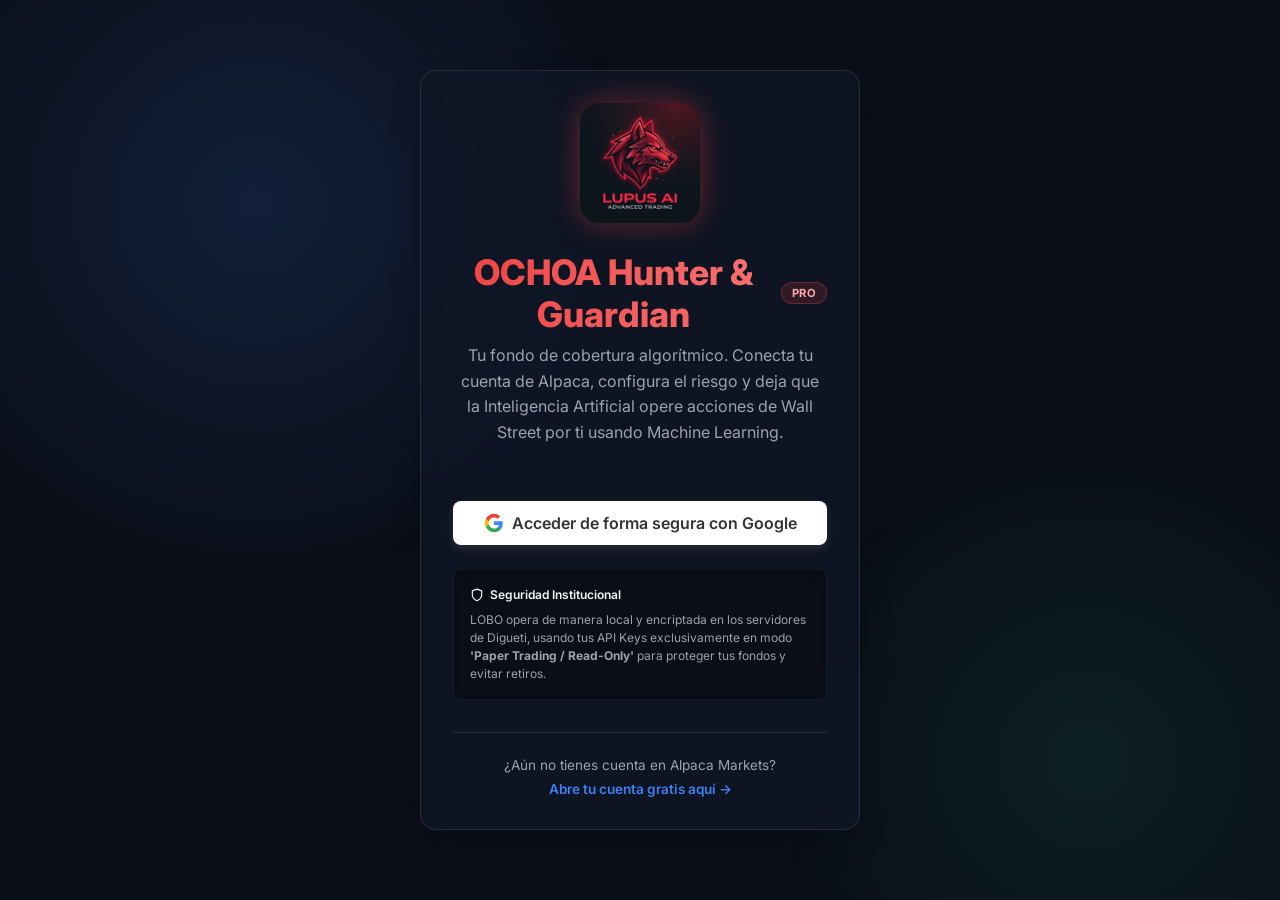
<file: login.html>
<!DOCTYPE html>
<html lang="es">
<head>
    <meta charset="UTF-8">
    <meta name="viewport" content="width=device-width, initial-scale=1.0">
    <title>OCHOA Hunter & Guardian | Options Autopilot</title>
    <link rel="icon" type="image/png" href="/static/favicon.png">
    <link rel="stylesheet" href="/static/style.css">
    <link href="https://fonts.googleapis.com/css2?family=Inter:wght@400;500;600;700;800&display=swap" rel="stylesheet">
</head>
<body>
    <div class="bg-glow"></div>
    <div class="bg-glow-2"></div>
    
    <div class="login-container animate-fade-in">
        <div class="card login-card">
            <div class="login-icon">
                <img src="/static/favicon.png" alt="Lobo Logo" style="width: 120px; height: 120px; border-radius: 20px; box-shadow: 0 0 30px rgba(239, 68, 68, 0.4);">
            </div>
            
            <div style="display: flex; align-items: center; justify-content: center; gap: 0.5rem; margin-bottom: 0.5rem;">
                <h1 class="login-title brand-text" style="margin: 0; font-size: 2.2rem;">OCHOA Hunter & Guardian</h1>
                <span class="badge">PRO</span>
            </div>
            
            <p class="login-desc" style="color: var(--text-muted); line-height: 1.6; margin-bottom: 2rem;">
                Tu fondo de cobertura algorítmico. Conecta tu cuenta de Alpaca, configura el riesgo y deja que la Inteligencia Artificial opere acciones de Wall Street por ti usando Machine Learning.
            </p>
            
            <a href="/login" class="btn btn-google">
                <svg width="20" height="20" viewBox="0 0 24 24" xmlns="http://www.w3.org/2000/svg">
                    <path d="M22.56 12.25c0-.78-.07-1.53-.2-2.25H12v4.26h5.92c-.26 1.37-1.04 2.53-2.21 3.31v2.77h3.57c2.08-1.92 3.28-4.74 3.28-8.09z" fill="#4285F4"/>
                    <path d="M12 23c2.97 0 5.46-.98 7.28-2.66l-3.57-2.77c-.98.66-2.23 1.06-3.71 1.06-2.86 0-5.29-1.93-6.16-4.53H2.18v2.84C3.99 20.53 7.7 23 12 23z" fill="#34A853"/>
                    <path d="M5.84 14.09c-.22-.66-.35-1.36-.35-2.09s.13-1.43.35-2.09V7.07H2.18C1.43 8.55 1 10.22 1 12s.43 3.45 1.18 4.93l2.85-2.22.81-.62z" fill="#FBBC05"/>
                    <path d="M12 5.38c1.62 0 3.06.56 4.21 1.64l3.15-3.15C17.45 2.09 14.97 1 12 1 7.7 1 3.99 3.47 2.18 7.07l3.66 2.84c.87-2.6 3.3-4.53 6.16-4.53z" fill="#EA4335"/>
                </svg>
                Acceder de forma segura con Google
            </a>
            
            <div style="margin-top: 1.5rem; padding: 1rem; background: rgba(0,0,0,0.3); border-radius: 8px; border: 1px solid rgba(255,255,255,0.05); font-size: 0.75rem; color: var(--text-muted); text-align: left; line-height: 1.5; box-shadow: inset 0 2px 10px rgba(0,0,0,0.2);">
                <div style="font-weight: 600; color: var(--text-main); margin-bottom: 0.4rem; display: flex; align-items: center; gap: 0.4rem;">
                    <svg width="14" height="14" viewBox="0 0 24 24" fill="none" stroke="currentColor" stroke-width="2" stroke-linecap="round" stroke-linejoin="round"><path d="M12 22s8-4 8-10V5l-8-3-8 3v7c0 6 8 10 8 10z"></path></svg>
                    Seguridad Institucional
                </div>
                LOBO opera de manera local y encriptada en los servidores de Digueti, usando tus API Keys exclusivamente en modo <strong>'Paper Trading / Read-Only'</strong> para proteger tus fondos y evitar retiros.
            </div>
            
            <div style="margin-top: 2rem; padding-top: 1.5rem; border-top: 1px solid var(--border); font-size: 0.85rem; color: var(--text-muted);">
                ¿Aún no tienes cuenta en Alpaca Markets? <br>
                <a href="https://alpaca.markets/" target="_blank" style="color: var(--primary); text-decoration: none; font-weight: 600; display: inline-block; margin-top: 0.5rem; transition: color 0.2s ease;">
                    Abre tu cuenta gratis aquí &rarr;
                </a>
            </div>
        </div>
    </div>
</body>
</html>
</file>
<file: static/style.css>
:root {
    --bg-main: #0B0F19;
    --bg-card: rgba(17, 24, 39, 0.7);
    --primary: #3B82F6;
    --primary-hover: #2563EB;
    --accent: #10B981;
    --accent-hover: #059669;
    --text-main: #F3F4F6;
    --text-muted: #9CA3AF;
    --border: rgba(255, 255, 255, 0.1);
    --danger: #EF4444;
}

* {
    margin: 0;
    padding: 0;
    box-sizing: border-box;
    font-family: 'Inter', sans-serif;
}

body {
    background-color: var(--bg-main);
    color: var(--text-main);
    min-height: 100vh;
    overflow-x: hidden;
    position: relative;
}

/* Background Gradients */
.bg-glow {
    position: fixed;
    top: -20%;
    left: -10%;
    width: 60vw;
    height: 60vw;
    background: radial-gradient(circle, rgba(59, 130, 246, 0.15) 0%, transparent 70%);
    z-index: -1;
    pointer-events: none;
    animation: pulse 10s ease-in-out infinite alternate;
}

.bg-glow-2 {
    position: fixed;
    bottom: -20%;
    right: -10%;
    width: 50vw;
    height: 50vw;
    background: radial-gradient(circle, rgba(16, 185, 129, 0.1) 0%, transparent 70%);
    z-index: -1;
    pointer-events: none;
    animation: pulse 12s ease-in-out infinite alternate-reverse;
}

@keyframes pulse {
    0% { transform: scale(1); opacity: 0.8; }
    100% { transform: scale(1.1); opacity: 1; }
}

/* UI Elements */
.container {
    max-width: 1500px;
    margin: 0 auto;
    padding: 2rem;
}

.card {
    background: var(--bg-card);
    backdrop-filter: blur(12px);
    -webkit-backdrop-filter: blur(12px);
    border: 1px solid var(--border);
    border-radius: 16px;
    padding: 2rem;
    box-shadow: 0 10px 30px rgba(0, 0, 0, 0.2);
    transition: transform 0.3s ease, border-color 0.3s ease, box-shadow 0.3s ease;
}

.card:hover {
    transform: translateY(-2px);
    border-color: rgba(255, 255, 255, 0.2);
    box-shadow: 0 15px 35px rgba(0, 0, 0, 0.3);
}

.btn {
    display: inline-flex;
    align-items: center;
    justify-content: center;
    gap: 0.5rem;
    padding: 0.75rem 1.5rem;
    border-radius: 8px;
    font-weight: 600;
    cursor: pointer;
    transition: all 0.2s ease;
    border: none;
    text-decoration: none;
}

.btn-primary {
    background: var(--primary);
    color: white;
    box-shadow: 0 4px 14px rgba(59, 130, 246, 0.4);
}

.btn-primary:hover {
    background: var(--primary-hover);
    box-shadow: 0 6px 20px rgba(59, 130, 246, 0.6);
    transform: translateY(-1px);
}

.btn-google {
    background: white;
    color: #333;
    width: 100%;
    margin-top: 1.5rem;
    box-shadow: 0 4px 10px rgba(255, 255, 255, 0.1);
}

.btn-google:hover {
    background: #F9FAFB;
    transform: translateY(-2px);
    box-shadow: 0 6px 15px rgba(255, 255, 255, 0.2);
}

.btn-outline {
    background: transparent;
    border: 1px solid var(--border);
    color: var(--text-main);
}

.btn-outline:hover {
    border-color: var(--text-muted);
    background: rgba(255, 255, 255, 0.05);
}

/* Animations */
.animate-fade-in {
    animation: fadeIn 0.6s cubic-bezier(0.16, 1, 0.3, 1) forwards;
    opacity: 0;
    transform: translateY(10px);
}

.delay-1 { animation-delay: 0.1s; }
.delay-2 { animation-delay: 0.2s; }

@keyframes fadeIn {
    to {
        opacity: 1;
        transform: translateY(0);
    }
}

/* Login specific */
.login-container {
    min-height: 100vh;
    display: flex;
    align-items: center;
    justify-content: center;
    padding: 1rem;
}

.login-card {
    max-width: 440px;
    width: 100%;
    text-align: center;
}

.login-icon {
    margin-bottom: 1.5rem;
    animation: float 6s ease-in-out infinite;
}

@keyframes float {
    0% { transform: translateY(0px); }
    50% { transform: translateY(-10px); }
    100% { transform: translateY(0px); }
}

.brand-text {
    background: linear-gradient(to right, #EF4444, #F87171);
    -webkit-background-clip: text;
    -webkit-text-fill-color: transparent;
    font-weight: 800;
}

.badge {
    font-size: 0.7rem;
    background: rgba(239, 68, 68, 0.15);
    color: #FCA5A5;
    padding: 0.2rem 0.6rem;
    border-radius: 999px;
    font-weight: 700;
    letter-spacing: 0.05em;
    border: 1px solid rgba(239, 68, 68, 0.3);
}

.navbar {
    display: flex;
    justify-content: space-between;
    align-items: center;
    padding: 1rem 2rem;
    background: rgba(11, 15, 25, 0.8);
    backdrop-filter: blur(12px);
    border-bottom: 1px solid var(--border);
    position: sticky;
    top: 0;
    z-index: 100;
}

.metric {
    font-size: 2.5rem;
    font-weight: 800;
    line-height: 1;
}

.positive { color: var(--accent); }
.negative { color: var(--danger); }

/* Form Elements */
.form-group {
    margin-bottom: 1.5rem;
    text-align: left;
}

.form-label {
    display: block;
    margin-bottom: 0.5rem;
    font-weight: 500;
    color: var(--text-muted);
    font-size: 0.875rem;
}

.form-control {
    width: 100%;
    padding: 0.75rem 1rem;
    background: rgba(0, 0, 0, 0.2);
    border: 1px solid var(--border);
    border-radius: 8px;
    color: white;
    font-size: 1rem;
    transition: all 0.2s ease;
}

.form-control:focus {
    outline: none;
    border-color: var(--primary);
    box-shadow: 0 0 0 3px rgba(59, 130, 246, 0.2);
}

select.form-control {
    appearance: none;
    background-image: url("data:image/svg+xml;charset=US-ASCII,%3Csvg%20xmlns%3D%22http%3A%2F%2Fwww.w3.org%2F2000%2Fsvg%22%20width%3D%22292.4%22%20height%3D%22292.4%22%3E%3Cpath%20fill%3D%22%239CA3AF%22%20d%3D%22M287%2069.4a17.6%2017.6%200%200%200-13-5.4H18.4c-5%200-9.3%201.8-12.9%205.4A17.6%2017.6%200%200%200%200%2082.2c0%205%201.8%209.3%205.4%2012.9l128%20127.9c3.6%203.6%207.8%205.4%2012.8%205.4s9.2-1.8%2012.8-5.4L287%2095c3.5-3.5%205.4-7.8%205.4-12.8%200-5-1.9-9.2-5.5-12.8z%22%2F%3E%3C%2Fsvg%3E");
    background-repeat: no-repeat;
    background-position: right 1rem top 50%;
    background-size: 0.65rem auto;
}

.grid {
    display: grid;
    grid-template-columns: repeat(2, 1fr);
    gap: 1.5rem;
}

.grid-4 {
    grid-template-columns: repeat(4, minmax(0, 1fr));
}

.empty-state {
    text-align: center;
    padding: 3rem;
    background: rgba(0,0,0,0.2);
    border: 1px dashed rgba(255,255,255,0.2);
    border-radius: 12px;
}

@media (max-width: 768px) {
    .grid, .grid-4 {
        grid-template-columns: 1fr;
    }
}
</file>
